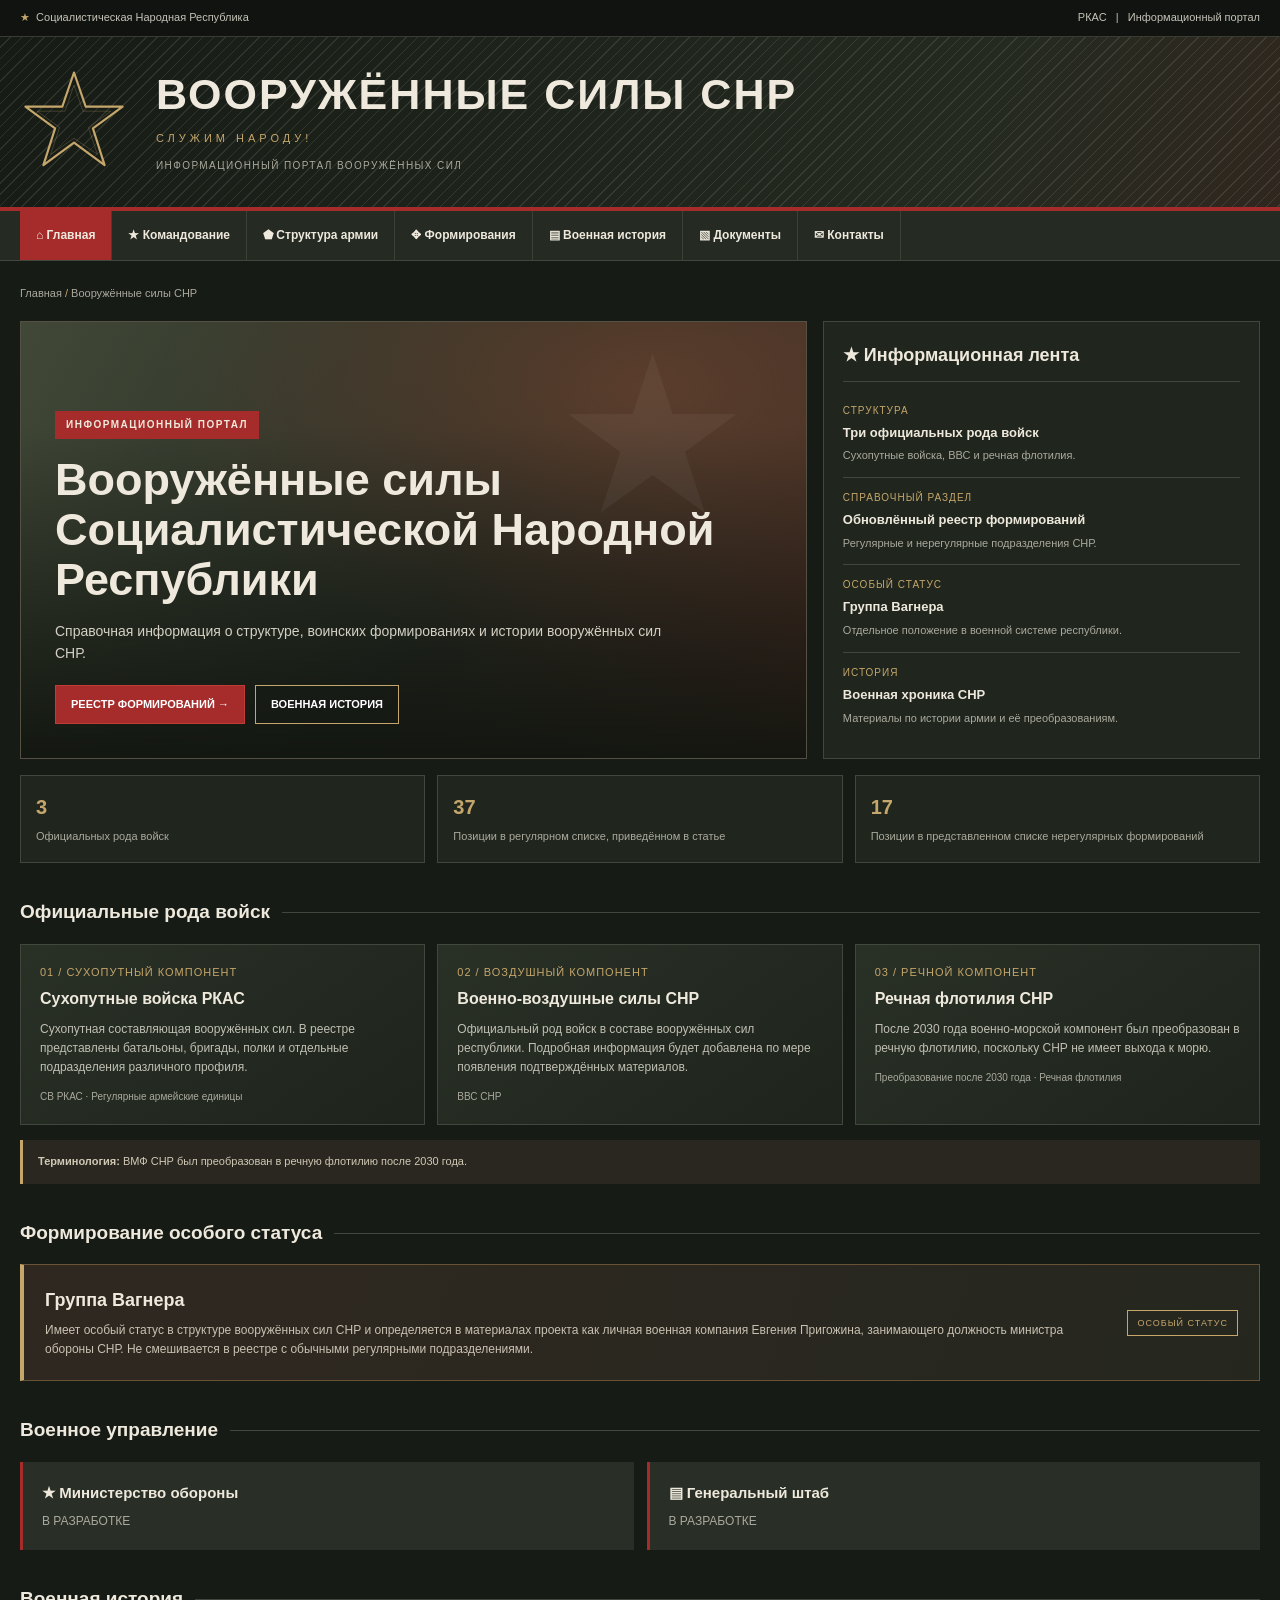
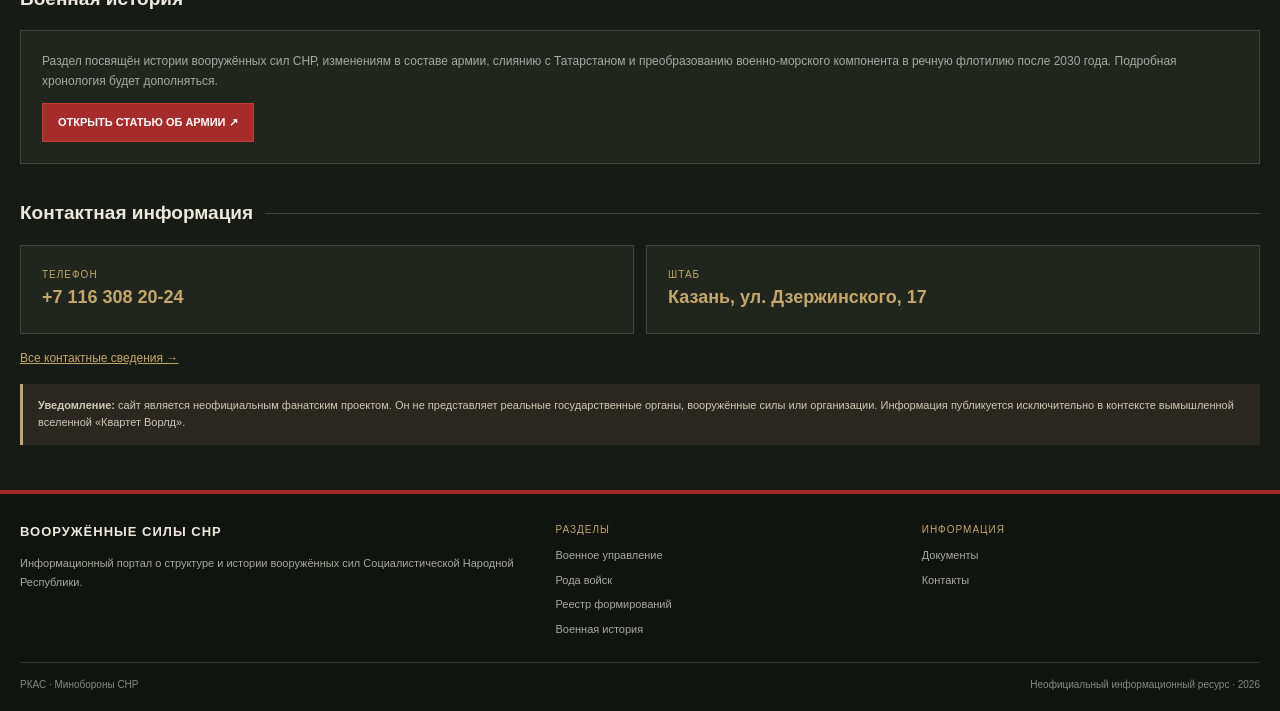
<file: index.html>
<!DOCTYPE html>
<html lang="ru">
<head>
<meta charset="UTF-8">
<meta name="viewport" content="width=device-width, initial-scale=1">
<meta name="theme-color" content="#171b16">
<meta name="description" content="Информационный портал Вооружённых сил Социалистической Народной Республики — структура, формирования и история вымышленной вселенной Квартет Ворлд.">
<title>Вооружённые силы СНР — информационный портал</title>
<link rel="stylesheet" href="style.css">
</head>
<body>
<div class="topbar"><div class="container topbar-inner">
  <div><span class="gold">★</span> &nbsp;Социалистическая Народная Республика</div>
  <div class="topbar-right">РКАС &nbsp; | &nbsp; Информационный портал</div>
</div></div>

<header class="header"><div class="container header-inner">
  <div class="emblem" aria-label="Контурная звезда">
    <svg viewBox="0 0 120 120" role="img" aria-hidden="true">
      <polygon points="60,5 73,43 114,43 81,67 94,108 60,83 26,108 39,67 6,43 47,43" fill="none" stroke="#c5a66b" stroke-width="2.4" stroke-linejoin="round"/>
      <polygon points="60,19 70,48 101,48 76,66 86,96 60,78 34,96 44,66 19,48 50,48" fill="none" stroke="#c5a66b" stroke-width=".7" opacity=".4"/>
    </svg>
  </div>
  <div class="brand">
    <h1>Вооружённые силы СНР</h1>
    <div class="brand-sub">Служим народу!</div>
    <div class="brand-caption">ИНФОРМАЦИОННЫЙ ПОРТАЛ ВООРУЖЁННЫХ СИЛ</div>
  </div>
</div></header>

<div class="nav-wrap"><nav class="container nav" aria-label="Главная навигация">
  <a class="active" href="index.html">⌂ Главная</a>
  <a href="command.html">★ Командование</a>
  <a href="structure.html">⬟ Структура армии</a>
  <a href="formations.html">✥ Формирования</a>
  <a href="history.html">▤ Военная история</a>
  <a href="documents.html">▧ Документы</a>
  <a href="contacts.html">✉ Контакты</a>
</nav></div>

<main class="container" id="home">
  <div class="breadcrumb">Главная <span>/</span> Вооружённые силы СНР</div>
  <div class="hero-grid">
    <section class="hero"><div class="hero-content">
      <div class="kicker">ИНФОРМАЦИОННЫЙ ПОРТАЛ</div>
      <h2>Вооружённые силы Социалистической Народной Республики</h2>
      <p>Справочная информация о структуре, воинских формированиях и истории вооружённых сил СНР.</p>
      <div class="actions">
        <a class="button" href="formations.html">РЕЕСТР ФОРМИРОВАНИЙ →</a>
        <a class="button secondary" href="history.html">ВОЕННАЯ ИСТОРИЯ</a>
      </div>
    </div></section>
    <aside class="news">
      <h2>★ Информационная лента</h2>
      <a class="news-item" href="structure.html"><div class="meta">СТРУКТУРА</div><h3>Три официальных рода войск</h3><p>Сухопутные войска, ВВС и речная флотилия.</p></a>
      <a class="news-item" href="formations.html"><div class="meta">СПРАВОЧНЫЙ РАЗДЕЛ</div><h3>Обновлённый реестр формирований</h3><p>Регулярные и нерегулярные подразделения СНР.</p></a>
      <a class="news-item" href="formations.html#wagner"><div class="meta">ОСОБЫЙ СТАТУС</div><h3>Группа Вагнера</h3><p>Отдельное положение в военной системе республики.</p></a>
      <a class="news-item" href="history.html"><div class="meta">ИСТОРИЯ</div><h3>Военная хроника СНР</h3><p>Материалы по истории армии и её преобразованиям.</p></a>
    </aside>
  </div>

  <div class="stats">
    <div class="stat"><strong>3</strong><span>Официальных рода войск</span></div>
    <div class="stat"><strong>37</strong><span>Позиции в регулярном списке, приведённом в статье</span></div>
    <div class="stat"><strong>17</strong><span>Позиции в представленном списке нерегулярных формирований</span></div>
  </div>

  <section class="section" id="branches">
    <div class="heading"><h2>Официальные рода войск</h2></div>
    <div class="branch-grid">
      <article class="branch"><div class="number">01 / СУХОПУТНЫЙ КОМПОНЕНТ</div><h3>Сухопутные войска РКАС</h3><p>Сухопутная составляющая вооружённых сил. В реестре представлены батальоны, бригады, полки и отдельные подразделения различного профиля.</p><small>СВ РКАС · Регулярные армейские единицы</small></article>
      <article class="branch"><div class="number">02 / ВОЗДУШНЫЙ КОМПОНЕНТ</div><h3>Военно-воздушные силы СНР</h3><p>Официальный род войск в составе вооружённых сил республики. Подробная информация будет добавлена по мере появления подтверждённых материалов.</p><small>ВВС СНР</small></article>
      <article class="branch"><div class="number">03 / РЕЧНОЙ КОМПОНЕНТ</div><h3>Речная флотилия СНР</h3><p>После 2030 года военно-морской компонент был преобразован в речную флотилию, поскольку СНР не имеет выхода к морю.</p><small>Преобразование после 2030 года · Речная флотилия</small></article>
    </div>
    <div class="note"><strong>Терминология:</strong> ВМФ СНР был преобразован в речную флотилию после 2030 года.</div>
  </section>

  <section class="section" id="wagner">
    <div class="heading"><h2>Формирование особого статуса</h2></div>
    <div class="wagner">
      <div><h3>Группа Вагнера</h3><p>Имеет особый статус в структуре вооружённых сил СНР и определяется в материалах проекта как личная военная компания Евгения Пригожина, занимающего должность министра обороны СНР. Не смешивается в реестре с обычными регулярными подразделениями.</p></div>
      <span class="status">ОСОБЫЙ СТАТУС</span>
    </div>
  </section>

  <section class="section" id="command">
    <div class="heading"><h2>Военное управление</h2></div>
    <div class="command-grid">
      <article class="command-card"><h3>★ Министерство обороны</h3><p>В РАЗРАБОТКЕ</p></article>
      <article class="command-card"><h3>▤ Генеральный штаб</h3><p>В РАЗРАБОТКЕ</p></article>
    </div>
  </section>



  <section class="section" id="history">
    <div class="heading"><h2>Военная история</h2></div>
    <div class="panel">
      <p class="muted" style="font-size:12px;margin-top:0">Раздел посвящён истории вооружённых сил СНР, изменениям в составе армии, слиянию с Татарстаном и преобразованию военно-морского компонента в речную флотилию после 2030 года. Подробная хронология будет дополняться.</p>
      <a class="button" href="https://mirkvarteta.fandom.com/ru/wiki/Рабоче-Крестьянская_Армия_СНР" target="_blank" rel="noopener">ОТКРЫТЬ СТАТЬЮ ОБ АРМИИ ↗</a>
    </div>
  </section>




  <section class="section" id="contacts">
    <div class="heading"><h2>Контактная информация</h2></div>
    <div class="contact-grid">
      <div class="panel"><div class="meta">ТЕЛЕФОН</div><div class="contact-value">+7 116 308 20-24</div></div>
      <div class="panel"><div class="meta">ШТАБ</div><div class="contact-value">Казань, ул. Дзержинского, 17</div></div>
    </div>
    <a class="back-link" href="contacts.html">Все контактные сведения →</a>
  </section>

  <div class="note"><strong>Уведомление:</strong> сайт является неофициальным фанатским проектом. Он не представляет реальные государственные органы, вооружённые силы или организации. Информация публикуется исключительно в контексте вымышленной вселенной «Квартет Ворлд».</div>
</main>

<footer class="footer"><div class="container">
  <div class="footer-grid">
    <div><div class="footer-title">ВООРУЖЁННЫЕ СИЛЫ СНР</div><p>Информационный портал о структуре и истории вооружённых сил Социалистической Народной Республики.</p></div>
    <div><div class="footer-heading">РАЗДЕЛЫ</div><div class="footer-links"><a href="command.html">Военное управление</a><a href="structure.html">Рода войск</a><a href="formations.html">Реестр формирований</a><a href="history.html">Военная история</a></div></div>
    <div><div class="footer-heading">ИНФОРМАЦИЯ</div><div class="footer-links"><a href="documents.html">Документы</a><a href="contacts.html">Контакты</a></div></div>
  </div>
  <div class="footer-bottom"><span>РКАС · Минобороны СНР</span><span>Неофициальный информационный ресурс · 2026</span></div>
</div></footer>


</body>
</html>
</file>
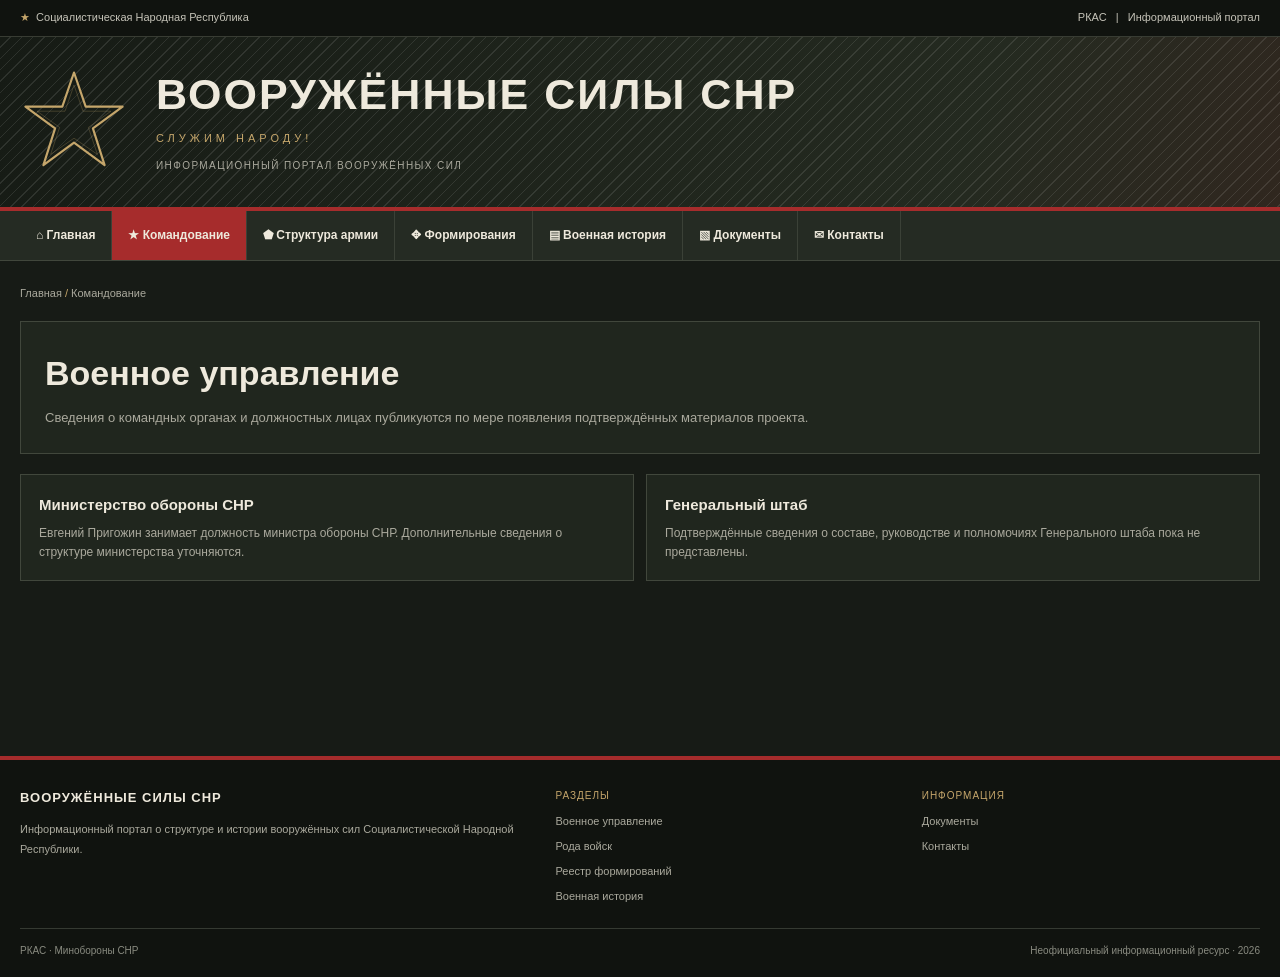
<file: command.html>
<!DOCTYPE html>
<html lang="ru"><head>
<meta charset="UTF-8"><meta name="viewport" content="width=device-width, initial-scale=1">
<meta name="theme-color" content="#171b16">
<meta name="description" content="Информационный портал Вооружённых сил СНР — вымышленная вселенная «Квартет Ворлд».">
<title>Командование — Вооружённые силы СНР</title><link rel="stylesheet" href="style.css">
</head><body>
<div class="topbar"><div class="container topbar-inner"><div><span class="gold">★</span> &nbsp;Социалистическая Народная Республика</div><div class="topbar-right">РКАС &nbsp; | &nbsp; Информационный портал</div></div></div>
<header class="header"><div class="container header-inner">
<div class="emblem" aria-label="Контурная звезда"><svg viewBox="0 0 120 120" role="img" aria-hidden="true">
<polygon points="60,5 73,43 114,43 81,67 94,108 60,83 26,108 39,67 6,43 47,43" fill="none" stroke="#c5a66b" stroke-width="2.4" stroke-linejoin="round"/>
<polygon points="60,19 70,48 101,48 76,66 86,96 60,78 34,96 44,66 19,48 50,48" fill="none" stroke="#c5a66b" stroke-width=".7" opacity=".4"/>
</svg></div><div class="brand"><h1>Вооружённые силы СНР</h1><div class="brand-sub">Служим народу!</div><div class="brand-caption">ИНФОРМАЦИОННЫЙ ПОРТАЛ ВООРУЖЁННЫХ СИЛ</div></div>
</div></header>
<div class="nav-wrap"><nav class="container nav" aria-label="Главная навигация"><a class="" href="index.html">⌂ Главная</a><a class="active" href="command.html">★ Командование</a><a class="" href="structure.html">⬟ Структура армии</a><a class="" href="formations.html">✥ Формирования</a><a class="" href="history.html">▤ Военная история</a><a class="" href="documents.html">▧ Документы</a><a class="" href="contacts.html">✉ Контакты</a></nav></div>
<main class="container page-main"><div class="breadcrumb"><a href="index.html">Главная</a> <span>/</span> Командование</div>
<div class="page-intro"><h2>Военное управление</h2><p>Сведения о командных органах и должностных лицах публикуются по мере появления подтверждённых материалов проекта.</p></div>
<div class="content-list">
<article class="content-card"><h3>Министерство обороны СНР</h3><p>Евгений Пригожин занимает должность министра обороны СНР. Дополнительные сведения о структуре министерства уточняются.</p></article>
<article class="content-card"><h3>Генеральный штаб</h3><p>Подтверждённые сведения о составе, руководстве и полномочиях Генерального штаба пока не представлены.</p></article>
</div></main>
<footer class="footer"><div class="container"><div class="footer-grid">
<div><div class="footer-title">ВООРУЖЁННЫЕ СИЛЫ СНР</div><p>Информационный портал о структуре и истории вооружённых сил Социалистической Народной Республики.</p></div>
<div><div class="footer-heading">РАЗДЕЛЫ</div><div class="footer-links"><a href="command.html">Военное управление</a><a href="structure.html">Рода войск</a><a href="formations.html">Реестр формирований</a><a href="history.html">Военная история</a></div></div>
<div><div class="footer-heading">ИНФОРМАЦИЯ</div><div class="footer-links"><a href="documents.html">Документы</a><a href="contacts.html">Контакты</a></div></div>
</div><div class="footer-bottom"><span>РКАС · Минобороны СНР</span><span>Неофициальный информационный ресурс · 2026</span></div></div></footer>
</body></html>
</file>
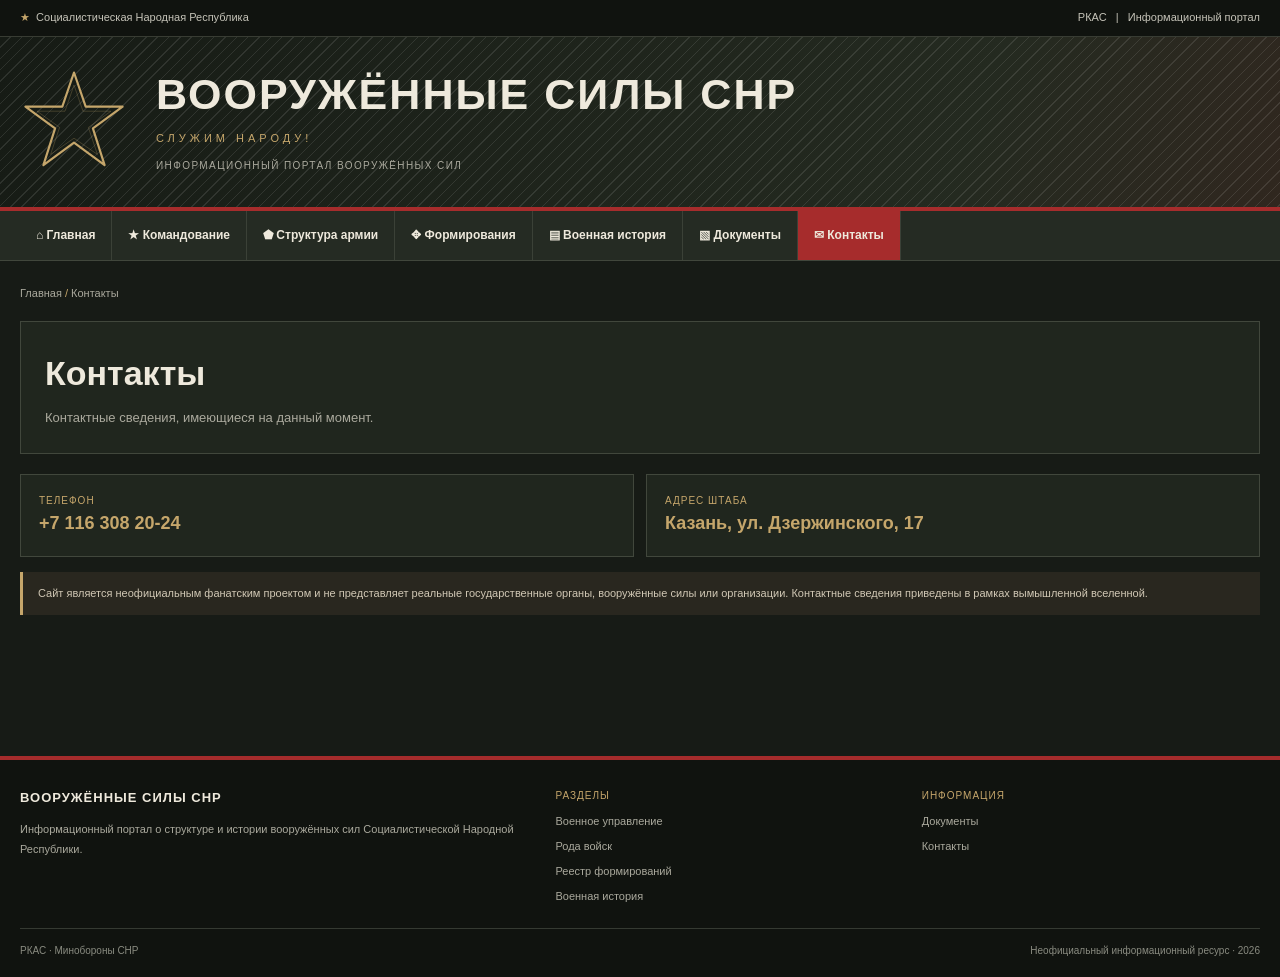
<file: contacts.html>
<!DOCTYPE html>
<html lang="ru"><head>
<meta charset="UTF-8"><meta name="viewport" content="width=device-width, initial-scale=1">
<meta name="theme-color" content="#171b16">
<meta name="description" content="Информационный портал Вооружённых сил СНР — вымышленная вселенная «Квартет Ворлд».">
<title>Контакты — Вооружённые силы СНР</title><link rel="stylesheet" href="style.css">
</head><body>
<div class="topbar"><div class="container topbar-inner"><div><span class="gold">★</span> &nbsp;Социалистическая Народная Республика</div><div class="topbar-right">РКАС &nbsp; | &nbsp; Информационный портал</div></div></div>
<header class="header"><div class="container header-inner">
<div class="emblem" aria-label="Контурная звезда"><svg viewBox="0 0 120 120" role="img" aria-hidden="true">
<polygon points="60,5 73,43 114,43 81,67 94,108 60,83 26,108 39,67 6,43 47,43" fill="none" stroke="#c5a66b" stroke-width="2.4" stroke-linejoin="round"/>
<polygon points="60,19 70,48 101,48 76,66 86,96 60,78 34,96 44,66 19,48 50,48" fill="none" stroke="#c5a66b" stroke-width=".7" opacity=".4"/>
</svg></div><div class="brand"><h1>Вооружённые силы СНР</h1><div class="brand-sub">Служим народу!</div><div class="brand-caption">ИНФОРМАЦИОННЫЙ ПОРТАЛ ВООРУЖЁННЫХ СИЛ</div></div>
</div></header>
<div class="nav-wrap"><nav class="container nav" aria-label="Главная навигация"><a class="" href="index.html">⌂ Главная</a><a class="" href="command.html">★ Командование</a><a class="" href="structure.html">⬟ Структура армии</a><a class="" href="formations.html">✥ Формирования</a><a class="" href="history.html">▤ Военная история</a><a class="" href="documents.html">▧ Документы</a><a class="active" href="contacts.html">✉ Контакты</a></nav></div>
<main class="container page-main"><div class="breadcrumb"><a href="index.html">Главная</a> <span>/</span> Контакты</div>
<div class="page-intro"><h2>Контакты</h2><p>Контактные сведения, имеющиеся на данный момент.</p></div>
<div class="contact-grid">
<article class="content-card"><div class="meta">ТЕЛЕФОН</div><div class="contact-value">+7 116 308 20-24</div></article>
<article class="content-card"><div class="meta">АДРЕС ШТАБА</div><div class="contact-value">Казань, ул. Дзержинского, 17</div></article>
</div>
<p class="note">Сайт является неофициальным фанатским проектом и не представляет реальные государственные органы, вооружённые силы или организации. Контактные сведения приведены в рамках вымышленной вселенной.</p></main>
<footer class="footer"><div class="container"><div class="footer-grid">
<div><div class="footer-title">ВООРУЖЁННЫЕ СИЛЫ СНР</div><p>Информационный портал о структуре и истории вооружённых сил Социалистической Народной Республики.</p></div>
<div><div class="footer-heading">РАЗДЕЛЫ</div><div class="footer-links"><a href="command.html">Военное управление</a><a href="structure.html">Рода войск</a><a href="formations.html">Реестр формирований</a><a href="history.html">Военная история</a></div></div>
<div><div class="footer-heading">ИНФОРМАЦИЯ</div><div class="footer-links"><a href="documents.html">Документы</a><a href="contacts.html">Контакты</a></div></div>
</div><div class="footer-bottom"><span>РКАС · Минобороны СНР</span><span>Неофициальный информационный ресурс · 2026</span></div></div></footer>
</body></html>
</file>
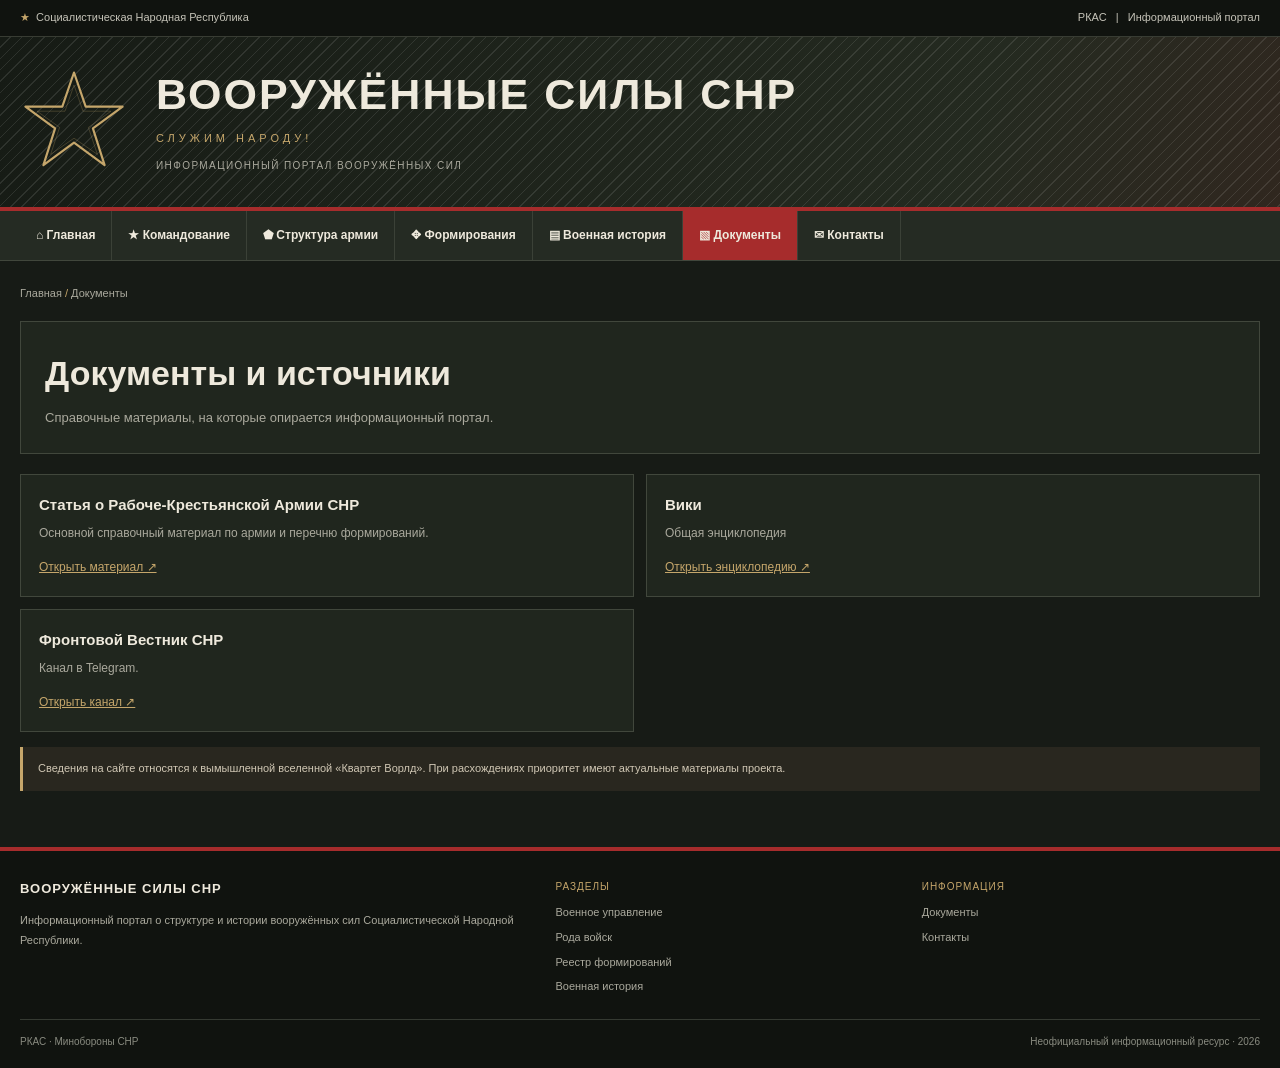
<file: documents.html>
<!DOCTYPE html>
<html lang="ru"><head>
<meta charset="UTF-8"><meta name="viewport" content="width=device-width, initial-scale=1">
<meta name="theme-color" content="#171b16">
<meta name="description" content="Информационный портал Вооружённых сил СНР — вымышленная вселенная «Квартет Ворлд».">
<title>Документы — Вооружённые силы СНР</title><link rel="stylesheet" href="style.css">
</head><body>
<div class="topbar"><div class="container topbar-inner"><div><span class="gold">★</span> &nbsp;Социалистическая Народная Республика</div><div class="topbar-right">РКАС &nbsp; | &nbsp; Информационный портал</div></div></div>
<header class="header"><div class="container header-inner">
<div class="emblem" aria-label="Контурная звезда"><svg viewBox="0 0 120 120" role="img" aria-hidden="true">
<polygon points="60,5 73,43 114,43 81,67 94,108 60,83 26,108 39,67 6,43 47,43" fill="none" stroke="#c5a66b" stroke-width="2.4" stroke-linejoin="round"/>
<polygon points="60,19 70,48 101,48 76,66 86,96 60,78 34,96 44,66 19,48 50,48" fill="none" stroke="#c5a66b" stroke-width=".7" opacity=".4"/>
</svg></div><div class="brand"><h1>Вооружённые силы СНР</h1><div class="brand-sub">Служим народу!</div><div class="brand-caption">ИНФОРМАЦИОННЫЙ ПОРТАЛ ВООРУЖЁННЫХ СИЛ</div></div>
</div></header>
<div class="nav-wrap"><nav class="container nav" aria-label="Главная навигация"><a class="" href="index.html">⌂ Главная</a><a class="" href="command.html">★ Командование</a><a class="" href="structure.html">⬟ Структура армии</a><a class="" href="formations.html">✥ Формирования</a><a class="" href="history.html">▤ Военная история</a><a class="active" href="documents.html">▧ Документы</a><a class="" href="contacts.html">✉ Контакты</a></nav></div>
<main class="container page-main"><div class="breadcrumb"><a href="index.html">Главная</a> <span>/</span> Документы</div>
<div class="page-intro"><h2>Документы и источники</h2><p>Справочные материалы, на которые опирается информационный портал.</p></div>
<div class="content-list">
<article class="content-card"><h3>Статья о Рабоче-Крестьянской Армии СНР</h3><p>Основной справочный материал по армии и перечню формирований.</p><a class="back-link" href="https://mirkvarteta.fandom.com/ru/wiki/Рабоче-Крестьянская_Армия_СНР" target="_blank" rel="noopener">Открыть материал ↗</a></article>
<article class="content-card"><h3>Вики</h3><p>Общая энциклопедия</p><a class="back-link" href="https://mirkvarteta.fandom.com/ru/wiki" target="_blank" rel="noopener">Открыть энциклопедию ↗</a></article>
<article class="content-card"><h3>Фронтовой Вестник СНР</h3><p>Канал в Telegram.</p><a class="back-link" href="https://t.me/+l6HVzhbY-vwyYzI6" target="_blank" rel="noopener">Открыть канал ↗</a></article>
</div>
<p class="note">Сведения на сайте относятся к вымышленной вселенной «Квартет Ворлд». При расхождениях приоритет имеют актуальные материалы проекта.</p></main>
<footer class="footer"><div class="container"><div class="footer-grid">
<div><div class="footer-title">ВООРУЖЁННЫЕ СИЛЫ СНР</div><p>Информационный портал о структуре и истории вооружённых сил Социалистической Народной Республики.</p></div>
<div><div class="footer-heading">РАЗДЕЛЫ</div><div class="footer-links"><a href="command.html">Военное управление</a><a href="structure.html">Рода войск</a><a href="formations.html">Реестр формирований</a><a href="history.html">Военная история</a></div></div>
<div><div class="footer-heading">ИНФОРМАЦИЯ</div><div class="footer-links"><a href="documents.html">Документы</a><a href="contacts.html">Контакты</a></div></div>
</div><div class="footer-bottom"><span>РКАС · Минобороны СНР</span><span>Неофициальный информационный ресурс · 2026</span></div></div></footer>
</body></html>
</file>
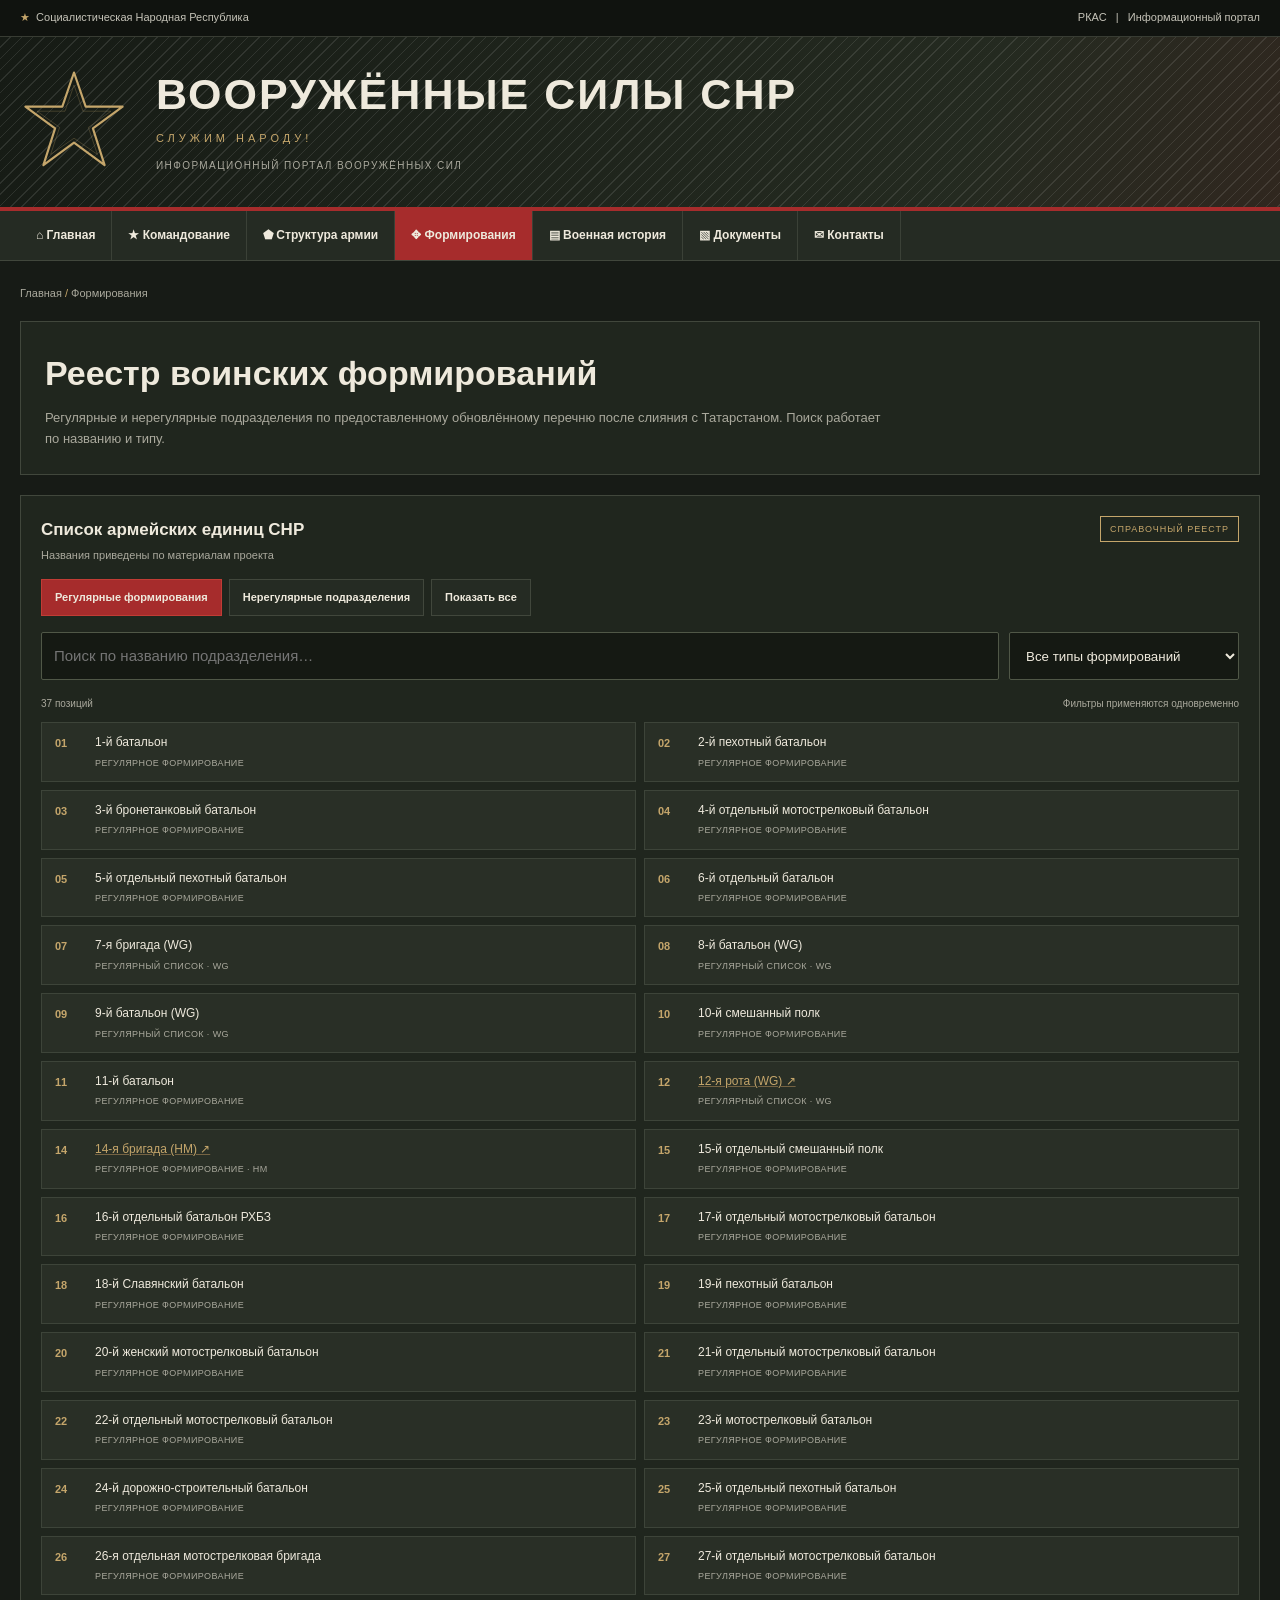
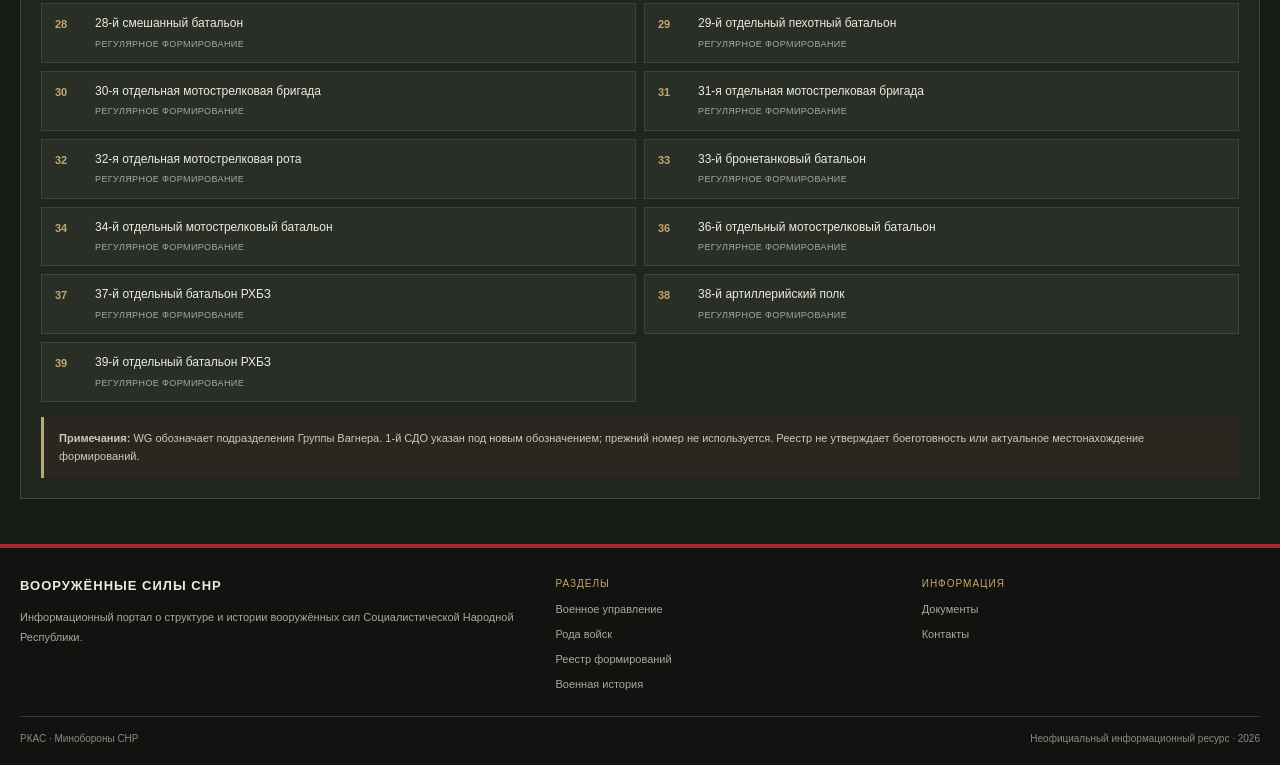
<file: formations.html>
<!DOCTYPE html>
<html lang="ru"><head>
<meta charset="UTF-8"><meta name="viewport" content="width=device-width, initial-scale=1">
<meta name="theme-color" content="#171b16">
<meta name="description" content="Информационный портал Вооружённых сил СНР — вымышленная вселенная «Квартет Ворлд».">
<title>Формирования — Вооружённые силы СНР</title><link rel="stylesheet" href="style.css">
</head><body>
<div class="topbar"><div class="container topbar-inner"><div><span class="gold">★</span> &nbsp;Социалистическая Народная Республика</div><div class="topbar-right">РКАС &nbsp; | &nbsp; Информационный портал</div></div></div>
<header class="header"><div class="container header-inner">
<div class="emblem" aria-label="Контурная звезда"><svg viewBox="0 0 120 120" role="img" aria-hidden="true">
<polygon points="60,5 73,43 114,43 81,67 94,108 60,83 26,108 39,67 6,43 47,43" fill="none" stroke="#c5a66b" stroke-width="2.4" stroke-linejoin="round"/>
<polygon points="60,19 70,48 101,48 76,66 86,96 60,78 34,96 44,66 19,48 50,48" fill="none" stroke="#c5a66b" stroke-width=".7" opacity=".4"/>
</svg></div><div class="brand"><h1>Вооружённые силы СНР</h1><div class="brand-sub">Служим народу!</div><div class="brand-caption">ИНФОРМАЦИОННЫЙ ПОРТАЛ ВООРУЖЁННЫХ СИЛ</div></div>
</div></header>
<div class="nav-wrap"><nav class="container nav" aria-label="Главная навигация"><a class="" href="index.html">⌂ Главная</a><a class="" href="command.html">★ Командование</a><a class="" href="structure.html">⬟ Структура армии</a><a class="active" href="formations.html">✥ Формирования</a><a class="" href="history.html">▤ Военная история</a><a class="" href="documents.html">▧ Документы</a><a class="" href="contacts.html">✉ Контакты</a></nav></div>
<main class="container page-main"><div class="breadcrumb"><a href="index.html">Главная</a> <span>/</span> Формирования</div>
<div class="page-intro"><h2>Реестр воинских формирований</h2><p>Регулярные и нерегулярные подразделения по предоставленному обновлённому перечню после слияния с Татарстаном. Поиск работает по названию и типу.</p></div>
<div class="registry">
<div class="registry-top"><div><h3>Список армейских единиц СНР</h3><p>Названия приведены по материалам проекта</p></div><span class="status">СПРАВОЧНЫЙ РЕЕСТР</span></div>
<div class="tabs" role="group" aria-label="Категория формирований">
<button class="tab" type="button" data-category="regular" aria-pressed="true">Регулярные формирования</button>
<button class="tab" type="button" data-category="irregular" aria-pressed="false">Нерегулярные подразделения</button>
<button class="tab" type="button" data-category="all" aria-pressed="false">Показать все</button>
</div>
<div class="controls">
<div class="search-wrap"><input id="unitSearch" type="search" placeholder="Поиск по названию подразделения…" aria-label="Поиск по подразделениям"></div>
<select id="unitType" aria-label="Фильтр по типу формирования">
<option value="all">Все типы формирований</option><option value="батальон">Батальоны</option><option value="бригада">Бригады</option><option value="полк">Полки</option><option value="рота">Роты</option><option value="корпус">Корпуса и СДО</option><option value="группа">Группы</option><option value="добровольч">Добровольческие части</option>
</select></div>
<div class="results-line"><span id="resultCount" aria-live="polite">37 позиций</span><span>Фильтры применяются одновременно</span></div>
<div class="units" id="unitList">
        <!-- Regular units -->
        <div class="unit" data-category="regular" data-type="батальон"><span class="unit-index">01</span><div><div class="unit-name">1-й батальон</div><div class="unit-kind">РЕГУЛЯРНОЕ ФОРМИРОВАНИЕ</div></div></div>
        <div class="unit" data-category="regular" data-type="батальон"><span class="unit-index">02</span><div><div class="unit-name">2-й пехотный батальон</div><div class="unit-kind">РЕГУЛЯРНОЕ ФОРМИРОВАНИЕ</div></div></div>
        <div class="unit" data-category="regular" data-type="батальон"><span class="unit-index">03</span><div><div class="unit-name">3-й бронетанковый батальон</div><div class="unit-kind">РЕГУЛЯРНОЕ ФОРМИРОВАНИЕ</div></div></div>
        <div class="unit" data-category="regular" data-type="батальон"><span class="unit-index">04</span><div><div class="unit-name">4-й отдельный мотострелковый батальон</div><div class="unit-kind">РЕГУЛЯРНОЕ ФОРМИРОВАНИЕ</div></div></div>
        <div class="unit" data-category="regular" data-type="батальон"><span class="unit-index">05</span><div><div class="unit-name">5-й отдельный пехотный батальон</div><div class="unit-kind">РЕГУЛЯРНОЕ ФОРМИРОВАНИЕ</div></div></div>
        <div class="unit" data-category="regular" data-type="батальон"><span class="unit-index">06</span><div><div class="unit-name">6-й отдельный батальон</div><div class="unit-kind">РЕГУЛЯРНОЕ ФОРМИРОВАНИЕ</div></div></div>
        <div class="unit" data-category="regular" data-type="бригада"><span class="unit-index">07</span><div><div class="unit-name">7-я бригада (WG)</div><div class="unit-kind">РЕГУЛЯРНЫЙ СПИСОК · WG</div></div></div>
        <div class="unit" data-category="regular" data-type="батальон"><span class="unit-index">08</span><div><div class="unit-name">8-й батальон (WG)</div><div class="unit-kind">РЕГУЛЯРНЫЙ СПИСОК · WG</div></div></div>
        <div class="unit" data-category="regular" data-type="батальон"><span class="unit-index">09</span><div><div class="unit-name">9-й батальон (WG)</div><div class="unit-kind">РЕГУЛЯРНЫЙ СПИСОК · WG</div></div></div>
        <div class="unit" data-category="regular" data-type="полк"><span class="unit-index">10</span><div><div class="unit-name">10-й смешанный полк</div><div class="unit-kind">РЕГУЛЯРНОЕ ФОРМИРОВАНИЕ</div></div></div>
        <div class="unit" data-category="regular" data-type="батальон"><span class="unit-index">11</span><div><div class="unit-name">11-й батальон</div><div class="unit-kind">РЕГУЛЯРНОЕ ФОРМИРОВАНИЕ</div></div></div>
        <div class="unit" data-category="regular" data-type="рота"><span class="unit-index">12</span><div><div class="unit-name"><a href="https://mirkvarteta.fandom.com/ru/wiki/12-я_рота_Группы_Вагнера" target="_blank" rel="noopener">12-я рота (WG) ↗</a></div><div class="unit-kind">РЕГУЛЯРНЫЙ СПИСОК · WG</div></div></div>
        <div class="unit" data-category="regular" data-type="бригада"><span class="unit-index">14</span><div><div class="unit-name"><a href="https://mirkvarteta.fandom.com/ru/wiki/Народная_милиция_Социалистической_Народной_Республики" target="_blank" rel="noopener">14-я бригада (НМ) ↗</a></div><div class="unit-kind">РЕГУЛЯРНОЕ ФОРМИРОВАНИЕ · НМ</div></div></div>
        <div class="unit" data-category="regular" data-type="полк"><span class="unit-index">15</span><div><div class="unit-name">15-й отдельный смешанный полк</div><div class="unit-kind">РЕГУЛЯРНОЕ ФОРМИРОВАНИЕ</div></div></div>
        <div class="unit" data-category="regular" data-type="батальон"><span class="unit-index">16</span><div><div class="unit-name">16-й отдельный батальон РХБЗ</div><div class="unit-kind">РЕГУЛЯРНОЕ ФОРМИРОВАНИЕ</div></div></div>
        <div class="unit" data-category="regular" data-type="батальон"><span class="unit-index">17</span><div><div class="unit-name">17-й отдельный мотострелковый батальон</div><div class="unit-kind">РЕГУЛЯРНОЕ ФОРМИРОВАНИЕ</div></div></div>
        <div class="unit" data-category="regular" data-type="батальон"><span class="unit-index">18</span><div><div class="unit-name">18-й Славянский батальон</div><div class="unit-kind">РЕГУЛЯРНОЕ ФОРМИРОВАНИЕ</div></div></div>
        <div class="unit" data-category="regular" data-type="батальон"><span class="unit-index">19</span><div><div class="unit-name">19-й пехотный батальон</div><div class="unit-kind">РЕГУЛЯРНОЕ ФОРМИРОВАНИЕ</div></div></div>
        <div class="unit" data-category="regular" data-type="батальон"><span class="unit-index">20</span><div><div class="unit-name">20-й женский мотострелковый батальон</div><div class="unit-kind">РЕГУЛЯРНОЕ ФОРМИРОВАНИЕ</div></div></div>
        <div class="unit" data-category="regular" data-type="батальон"><span class="unit-index">21</span><div><div class="unit-name">21-й отдельный мотострелковый батальон</div><div class="unit-kind">РЕГУЛЯРНОЕ ФОРМИРОВАНИЕ</div></div></div>
        <div class="unit" data-category="regular" data-type="батальон"><span class="unit-index">22</span><div><div class="unit-name">22-й отдельный мотострелковый батальон</div><div class="unit-kind">РЕГУЛЯРНОЕ ФОРМИРОВАНИЕ</div></div></div>
        <div class="unit" data-category="regular" data-type="батальон"><span class="unit-index">23</span><div><div class="unit-name">23-й мотострелковый батальон</div><div class="unit-kind">РЕГУЛЯРНОЕ ФОРМИРОВАНИЕ</div></div></div>
        <div class="unit" data-category="regular" data-type="батальон"><span class="unit-index">24</span><div><div class="unit-name">24-й дорожно-строительный батальон</div><div class="unit-kind">РЕГУЛЯРНОЕ ФОРМИРОВАНИЕ</div></div></div>
        <div class="unit" data-category="regular" data-type="батальон"><span class="unit-index">25</span><div><div class="unit-name">25-й отдельный пехотный батальон</div><div class="unit-kind">РЕГУЛЯРНОЕ ФОРМИРОВАНИЕ</div></div></div>
        <div class="unit" data-category="regular" data-type="бригада"><span class="unit-index">26</span><div><div class="unit-name">26-я отдельная мотострелковая бригада</div><div class="unit-kind">РЕГУЛЯРНОЕ ФОРМИРОВАНИЕ</div></div></div>
        <div class="unit" data-category="regular" data-type="батальон"><span class="unit-index">27</span><div><div class="unit-name">27-й отдельный мотострелковый батальон</div><div class="unit-kind">РЕГУЛЯРНОЕ ФОРМИРОВАНИЕ</div></div></div>
        <div class="unit" data-category="regular" data-type="батальон"><span class="unit-index">28</span><div><div class="unit-name">28-й смешанный батальон</div><div class="unit-kind">РЕГУЛЯРНОЕ ФОРМИРОВАНИЕ</div></div></div>
        <div class="unit" data-category="regular" data-type="батальон"><span class="unit-index">29</span><div><div class="unit-name">29-й отдельный пехотный батальон</div><div class="unit-kind">РЕГУЛЯРНОЕ ФОРМИРОВАНИЕ</div></div></div>
        <div class="unit" data-category="regular" data-type="бригада"><span class="unit-index">30</span><div><div class="unit-name">30-я отдельная мотострелковая бригада</div><div class="unit-kind">РЕГУЛЯРНОЕ ФОРМИРОВАНИЕ</div></div></div>
        <div class="unit" data-category="regular" data-type="бригада"><span class="unit-index">31</span><div><div class="unit-name">31-я отдельная мотострелковая бригада</div><div class="unit-kind">РЕГУЛЯРНОЕ ФОРМИРОВАНИЕ</div></div></div>
        <div class="unit" data-category="regular" data-type="рота"><span class="unit-index">32</span><div><div class="unit-name">32-я отдельная мотострелковая рота</div><div class="unit-kind">РЕГУЛЯРНОЕ ФОРМИРОВАНИЕ</div></div></div>
        <div class="unit" data-category="regular" data-type="батальон"><span class="unit-index">33</span><div><div class="unit-name">33-й бронетанковый батальон</div><div class="unit-kind">РЕГУЛЯРНОЕ ФОРМИРОВАНИЕ</div></div></div>
        <div class="unit" data-category="regular" data-type="батальон"><span class="unit-index">34</span><div><div class="unit-name">34-й отдельный мотострелковый батальон</div><div class="unit-kind">РЕГУЛЯРНОЕ ФОРМИРОВАНИЕ</div></div></div>
        <div class="unit" data-category="regular" data-type="батальон"><span class="unit-index">36</span><div><div class="unit-name">36-й отдельный мотострелковый батальон</div><div class="unit-kind">РЕГУЛЯРНОЕ ФОРМИРОВАНИЕ</div></div></div>
        <div class="unit" data-category="regular" data-type="батальон"><span class="unit-index">37</span><div><div class="unit-name">37-й отдельный батальон РХБЗ</div><div class="unit-kind">РЕГУЛЯРНОЕ ФОРМИРОВАНИЕ</div></div></div>
        <div class="unit" data-category="regular" data-type="полк"><span class="unit-index">38</span><div><div class="unit-name">38-й артиллерийский полк</div><div class="unit-kind">РЕГУЛЯРНОЕ ФОРМИРОВАНИЕ</div></div></div>
        <div class="unit" data-category="regular" data-type="батальон"><span class="unit-index">39</span><div><div class="unit-name">39-й отдельный батальон РХБЗ</div><div class="unit-kind">РЕГУЛЯРНОЕ ФОРМИРОВАНИЕ</div></div></div>

        <!-- Irregular units -->
        <div class="unit" data-category="irregular" data-type="бригада"><span class="unit-index">Н-01</span><div><div class="unit-name"><a href="https://mirkvarteta.fandom.com/ru/wiki/ДШРГ_%22Галичина%22" target="_blank" rel="noopener">1-я бригада ДШРГ «Галичина» ↗</a></div><div class="unit-kind">НЕРЕГУЛЯРНОЕ ФОРМИРОВАНИЕ</div></div></div>
        <div class="unit" data-category="irregular" data-type="бригада"><span class="unit-index">Н-02</span><div><div class="unit-name"><a href="https://mirkvarteta.fandom.com/ru/wiki/ДШРГ_%22Галичина%22" target="_blank" rel="noopener">2-я бригада ДШРГ «Галичина» ↗</a></div><div class="unit-kind">НЕРЕГУЛЯРНОЕ ФОРМИРОВАНИЕ</div></div></div>
        <div class="unit" data-category="irregular" data-type="бригада"><span class="unit-index">Н-03</span><div><div class="unit-name"><a href="https://mirkvarteta.fandom.com/ru/wiki/ДШРГ_%22Галичина%22" target="_blank" rel="noopener">3-я бригада ДШРГ «Галичина» ↗</a></div><div class="unit-kind">НЕРЕГУЛЯРНОЕ ФОРМИРОВАНИЕ</div></div></div>
        <div class="unit" data-category="irregular" data-type="бригада"><span class="unit-index">Н-04</span><div><div class="unit-name"><a href="https://mirkvarteta.fandom.com/ru/wiki/ДШРГ_%22Галичина%22" target="_blank" rel="noopener">4-я бригада ДШРГ «Галичина» ↗</a></div><div class="unit-kind">НЕРЕГУЛЯРНОЕ ФОРМИРОВАНИЕ</div></div></div>
        <div class="unit" data-category="irregular" data-type="бригада"><span class="unit-index">Н-05</span><div><div class="unit-name"><a href="https://mirkvarteta.fandom.com/ru/wiki/ДШРГ_%22Галичина%22" target="_blank" rel="noopener">5-я бригада ДШРГ «Галичина» ↗</a></div><div class="unit-kind">НЕРЕГУЛЯРНОЕ ФОРМИРОВАНИЕ</div></div></div>
        <div class="unit" data-category="irregular" data-type="корпус"><span class="unit-index">Н-06</span><div><div class="unit-name">1-й СДО</div><div class="unit-kind">НОВОЕ ОБОЗНАЧЕНИЕ · ПРЕЖНИЙ НОМЕР НЕ ИСПОЛЬЗУЕТСЯ</div></div></div>
        <div class="unit" data-category="irregular" data-type="батальон"><span class="unit-index">Н-07</span><div><div class="unit-name"><a href="https://mirkvarteta.fandom.com/ru/wiki/Социалистическая_освободительная_армия_Татарстана" target="_blank" rel="noopener">1-й Освободительный батальон ОАТ ↗</a></div><div class="unit-kind">НЕРЕГУЛЯРНОЕ ФОРМИРОВАНИЕ</div></div></div>
        <div class="unit" data-category="irregular" data-type="батальон"><span class="unit-index">Н-08</span><div><div class="unit-name"><a href="https://mirkvarteta.fandom.com/ru/wiki/Социалистическая_освободительная_армия_Татарстана" target="_blank" rel="noopener">2-й Освободительный батальон ОАТ ↗</a></div><div class="unit-kind">НЕРЕГУЛЯРНОЕ ФОРМИРОВАНИЕ</div></div></div>
        <div class="unit" data-category="irregular" data-type="рота"><span class="unit-index">Н-09</span><div><div class="unit-name"><a href="https://mirkvarteta.fandom.com/ru/wiki/Социалистическая_освободительная_армия_Татарстана" target="_blank" rel="noopener">1-я рота ОАТ ↗</a></div><div class="unit-kind">НЕРЕГУЛЯРНОЕ ФОРМИРОВАНИЕ</div></div></div>
        <div class="unit" data-category="irregular" data-type="группа"><span class="unit-index">Н-10</span><div><div class="unit-name"><a href="https://mirkvarteta.fandom.com/ru/wiki/ЧВК_Елизарова" target="_blank" rel="noopener">Группа «А» ЧВК Елизарова ↗</a></div><div class="unit-kind">ЧАСТНАЯ ВОЕННАЯ КОМПАНИЯ</div></div></div>
        <div class="unit" data-category="irregular" data-type="группа"><span class="unit-index">Н-11</span><div><div class="unit-name"><a href="https://mirkvarteta.fandom.com/ru/wiki/ЧВК_Елизарова" target="_blank" rel="noopener">Группа «Б» ЧВК Елизарова ↗</a></div><div class="unit-kind">ЧАСТНАЯ ВОЕННАЯ КОМПАНИЯ</div></div></div>
        <div class="unit" data-category="irregular" data-type="группа"><span class="unit-index">Н-12</span><div><div class="unit-name"><a href="https://mirkvarteta.fandom.com/ru/wiki/ЧВК_Елизарова" target="_blank" rel="noopener">Группа «В» ЧВК Елизарова ↗</a></div><div class="unit-kind">ЧАСТНАЯ ВОЕННАЯ КОМПАНИЯ</div></div></div>
        <div class="unit" data-category="irregular" data-type="группа"><span class="unit-index">Н-13</span><div><div class="unit-name"><a href="https://mirkvarteta.fandom.com/ru/wiki/ЧВК_Елизарова" target="_blank" rel="noopener">Группа «Г» ЧВК Елизарова ↗</a></div><div class="unit-kind">ЧАСТНАЯ ВОЕННАЯ КОМПАНИЯ</div></div></div>
        <div class="unit" data-category="irregular" data-type="добровольч"><span class="unit-index">Н-14</span><div><div class="unit-name">Добровольческая Балканская бригада</div><div class="unit-kind">ДОБРОВОЛЬЧЕСКОЕ ФОРМИРОВАНИЕ</div></div></div>
        <div class="unit" data-category="irregular" data-type="добровольч"><span class="unit-index">Н-15</span><div><div class="unit-name">Добровольческий полк ПНР</div><div class="unit-kind">ДОБРОВОЛЬЧЕСКОЕ ФОРМИРОВАНИЕ</div></div></div>
        <div class="unit" data-category="irregular" data-type="добровольч"><span class="unit-index">Н-16</span><div><div class="unit-name">Добровольческий взвод ПМР</div><div class="unit-kind">ДОБРОВОЛЬЧЕСКОЕ ФОРМИРОВАНИЕ</div></div></div>
        <div class="unit" data-category="irregular" data-type="добровольч"><span class="unit-index">Н-17</span><div><div class="unit-name">Добровольческая рота ГДР</div><div class="unit-kind">ДОБРОВОЛЬЧЕСКОЕ ФОРМИРОВАНИЕ</div></div></div>
      </div>
<div class="empty" id="emptyState">По заданным условиям подразделения не найдены.</div>
<div class="note"><strong>Примечания:</strong> WG обозначает подразделения Группы Вагнера. 1-й СДО указан под новым обозначением; прежний номер не используется. Реестр не утверждает боеготовность или актуальное местонахождение формирований.</div>
</div></main>
<footer class="footer"><div class="container"><div class="footer-grid">
<div><div class="footer-title">ВООРУЖЁННЫЕ СИЛЫ СНР</div><p>Информационный портал о структуре и истории вооружённых сил Социалистической Народной Республики.</p></div>
<div><div class="footer-heading">РАЗДЕЛЫ</div><div class="footer-links"><a href="command.html">Военное управление</a><a href="structure.html">Рода войск</a><a href="formations.html">Реестр формирований</a><a href="history.html">Военная история</a></div></div>
<div><div class="footer-heading">ИНФОРМАЦИЯ</div><div class="footer-links"><a href="documents.html">Документы</a><a href="contacts.html">Контакты</a></div></div>
</div><div class="footer-bottom"><span>РКАС · Минобороны СНР</span><span>Неофициальный информационный ресурс · 2026</span></div></div></footer>
<script src="script.js"></script>
</body></html>
</file>
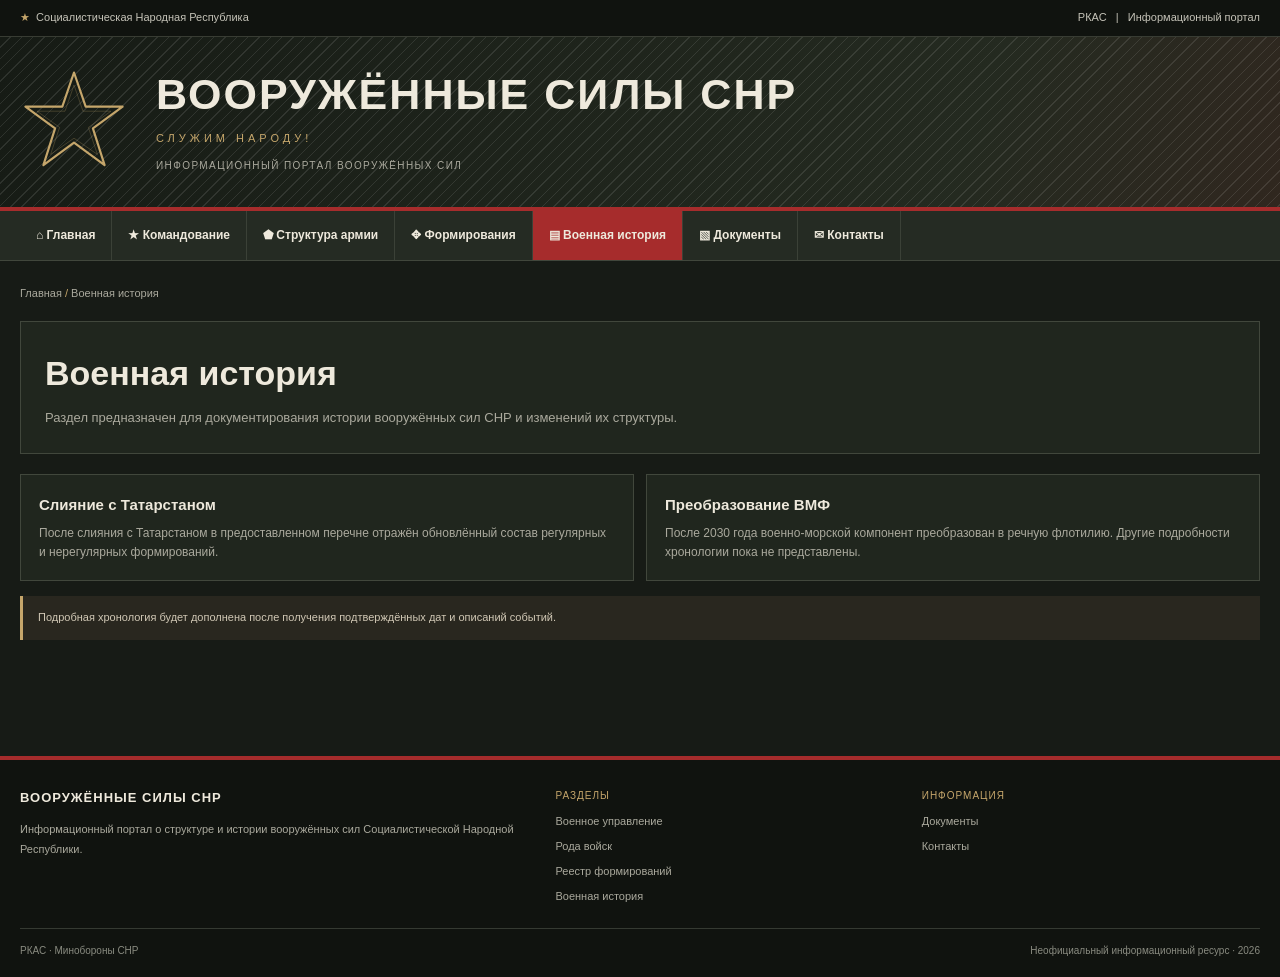
<file: history.html>
<!DOCTYPE html>
<html lang="ru"><head>
<meta charset="UTF-8"><meta name="viewport" content="width=device-width, initial-scale=1">
<meta name="theme-color" content="#171b16">
<meta name="description" content="Информационный портал Вооружённых сил СНР — вымышленная вселенная «Квартет Ворлд».">
<title>Военная история — Вооружённые силы СНР</title><link rel="stylesheet" href="style.css">
</head><body>
<div class="topbar"><div class="container topbar-inner"><div><span class="gold">★</span> &nbsp;Социалистическая Народная Республика</div><div class="topbar-right">РКАС &nbsp; | &nbsp; Информационный портал</div></div></div>
<header class="header"><div class="container header-inner">
<div class="emblem" aria-label="Контурная звезда"><svg viewBox="0 0 120 120" role="img" aria-hidden="true">
<polygon points="60,5 73,43 114,43 81,67 94,108 60,83 26,108 39,67 6,43 47,43" fill="none" stroke="#c5a66b" stroke-width="2.4" stroke-linejoin="round"/>
<polygon points="60,19 70,48 101,48 76,66 86,96 60,78 34,96 44,66 19,48 50,48" fill="none" stroke="#c5a66b" stroke-width=".7" opacity=".4"/>
</svg></div><div class="brand"><h1>Вооружённые силы СНР</h1><div class="brand-sub">Служим народу!</div><div class="brand-caption">ИНФОРМАЦИОННЫЙ ПОРТАЛ ВООРУЖЁННЫХ СИЛ</div></div>
</div></header>
<div class="nav-wrap"><nav class="container nav" aria-label="Главная навигация"><a class="" href="index.html">⌂ Главная</a><a class="" href="command.html">★ Командование</a><a class="" href="structure.html">⬟ Структура армии</a><a class="" href="formations.html">✥ Формирования</a><a class="active" href="history.html">▤ Военная история</a><a class="" href="documents.html">▧ Документы</a><a class="" href="contacts.html">✉ Контакты</a></nav></div>
<main class="container page-main"><div class="breadcrumb"><a href="index.html">Главная</a> <span>/</span> Военная история</div>
<div class="page-intro"><h2>Военная история</h2><p>Раздел предназначен для документирования истории вооружённых сил СНР и изменений их структуры.</p></div>
<div class="content-list">
<article class="content-card"><h3>Слияние с Татарстаном</h3><p>После слияния с Татарстаном в предоставленном перечне отражён обновлённый состав регулярных и нерегулярных формирований.</p></article>
<article class="content-card"><h3>Преобразование ВМФ</h3><p>После 2030 года военно-морской компонент преобразован в речную флотилию. Другие подробности хронологии пока не представлены.</p></article>
</div>
<p class="note">Подробная хронология будет дополнена после получения подтверждённых дат и описаний событий.</p></main>
<footer class="footer"><div class="container"><div class="footer-grid">
<div><div class="footer-title">ВООРУЖЁННЫЕ СИЛЫ СНР</div><p>Информационный портал о структуре и истории вооружённых сил Социалистической Народной Республики.</p></div>
<div><div class="footer-heading">РАЗДЕЛЫ</div><div class="footer-links"><a href="command.html">Военное управление</a><a href="structure.html">Рода войск</a><a href="formations.html">Реестр формирований</a><a href="history.html">Военная история</a></div></div>
<div><div class="footer-heading">ИНФОРМАЦИЯ</div><div class="footer-links"><a href="documents.html">Документы</a><a href="contacts.html">Контакты</a></div></div>
</div><div class="footer-bottom"><span>РКАС · Минобороны СНР</span><span>Неофициальный информационный ресурс · 2026</span></div></div></footer>
</body></html>
</file>
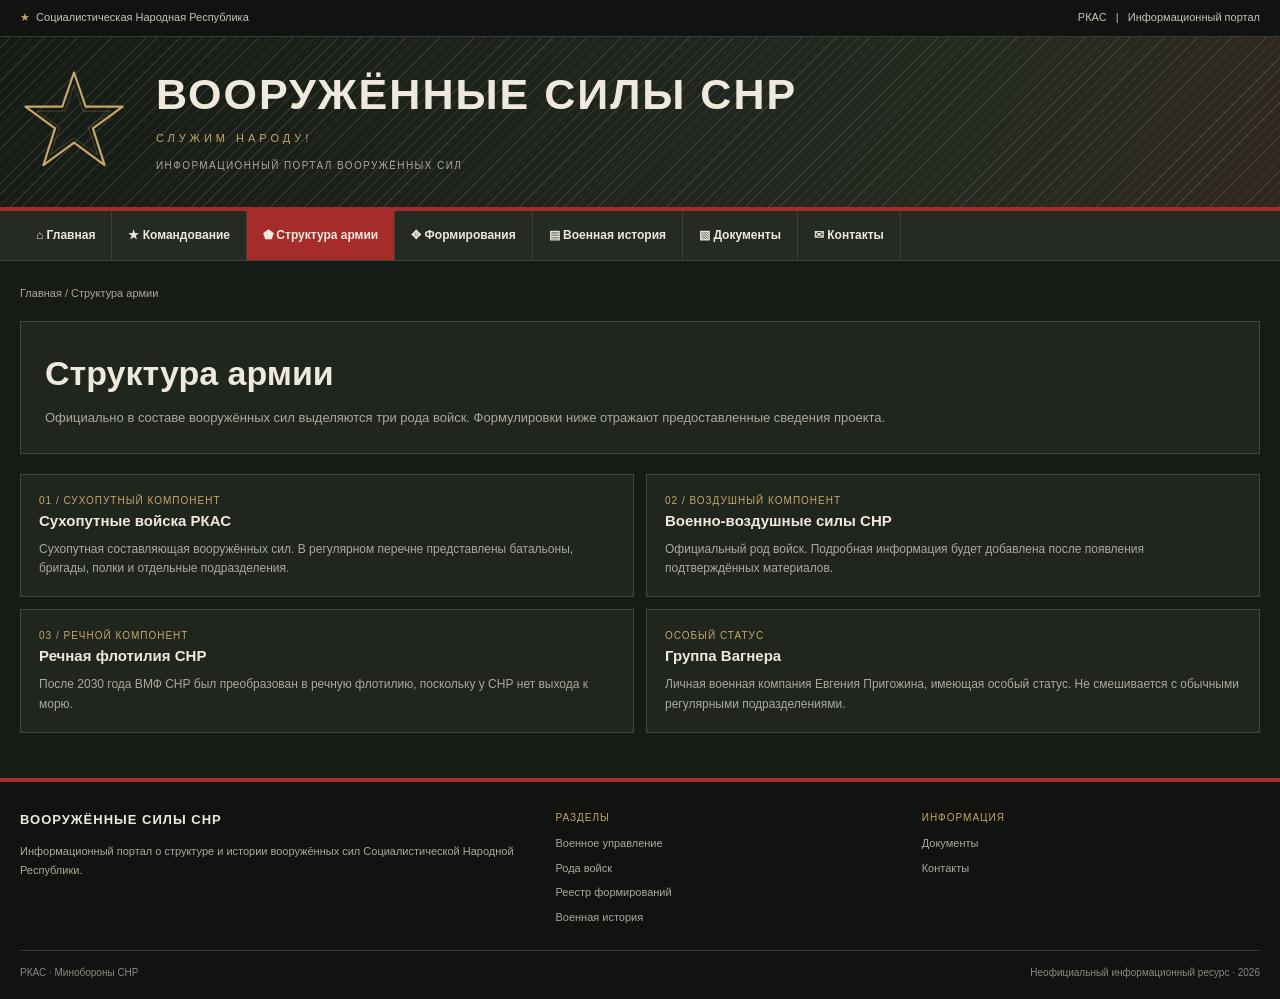
<file: structure.html>
<!DOCTYPE html>
<html lang="ru"><head>
<meta charset="UTF-8"><meta name="viewport" content="width=device-width, initial-scale=1">
<meta name="theme-color" content="#171b16">
<meta name="description" content="Информационный портал Вооружённых сил СНР — вымышленная вселенная «Квартет Ворлд».">
<title>Структура армии — Вооружённые силы СНР</title><link rel="stylesheet" href="style.css">
</head><body>
<div class="topbar"><div class="container topbar-inner"><div><span class="gold">★</span> &nbsp;Социалистическая Народная Республика</div><div class="topbar-right">РКАС &nbsp; | &nbsp; Информационный портал</div></div></div>
<header class="header"><div class="container header-inner">
<div class="emblem" aria-label="Контурная звезда"><svg viewBox="0 0 120 120" role="img" aria-hidden="true">
<polygon points="60,5 73,43 114,43 81,67 94,108 60,83 26,108 39,67 6,43 47,43" fill="none" stroke="#c5a66b" stroke-width="2.4" stroke-linejoin="round"/>
<polygon points="60,19 70,48 101,48 76,66 86,96 60,78 34,96 44,66 19,48 50,48" fill="none" stroke="#c5a66b" stroke-width=".7" opacity=".4"/>
</svg></div><div class="brand"><h1>Вооружённые силы СНР</h1><div class="brand-sub">Служим народу!</div><div class="brand-caption">ИНФОРМАЦИОННЫЙ ПОРТАЛ ВООРУЖЁННЫХ СИЛ</div></div>
</div></header>
<div class="nav-wrap"><nav class="container nav" aria-label="Главная навигация"><a class="" href="index.html">⌂ Главная</a><a class="" href="command.html">★ Командование</a><a class="active" href="structure.html">⬟ Структура армии</a><a class="" href="formations.html">✥ Формирования</a><a class="" href="history.html">▤ Военная история</a><a class="" href="documents.html">▧ Документы</a><a class="" href="contacts.html">✉ Контакты</a></nav></div>
<main class="container page-main"><div class="breadcrumb"><a href="index.html">Главная</a> <span>/</span> Структура армии</div>
<div class="page-intro"><h2>Структура армии</h2><p>Официально в составе вооружённых сил выделяются три рода войск. Формулировки ниже отражают предоставленные сведения проекта.</p></div>
<div class="content-list">
<article class="content-card"><div class="meta">01 / СУХОПУТНЫЙ КОМПОНЕНТ</div><h3>Сухопутные войска РКАС</h3><p>Сухопутная составляющая вооружённых сил. В регулярном перечне представлены батальоны, бригады, полки и отдельные подразделения.</p></article>
<article class="content-card"><div class="meta">02 / ВОЗДУШНЫЙ КОМПОНЕНТ</div><h3>Военно-воздушные силы СНР</h3><p>Официальный род войск. Подробная информация будет добавлена после появления подтверждённых материалов.</p></article>
<article class="content-card"><div class="meta">03 / РЕЧНОЙ КОМПОНЕНТ</div><h3>Речная флотилия СНР</h3><p>После 2030 года ВМФ СНР был преобразован в речную флотилию, поскольку у СНР нет выхода к морю.</p></article>
<article class="content-card"><div class="meta">ОСОБЫЙ СТАТУС</div><h3>Группа Вагнера</h3><p>Личная военная компания Евгения Пригожина, имеющая особый статус. Не смешивается с обычными регулярными подразделениями.</p></article>
</div></main>
<footer class="footer"><div class="container"><div class="footer-grid">
<div><div class="footer-title">ВООРУЖЁННЫЕ СИЛЫ СНР</div><p>Информационный портал о структуре и истории вооружённых сил Социалистической Народной Республики.</p></div>
<div><div class="footer-heading">РАЗДЕЛЫ</div><div class="footer-links"><a href="command.html">Военное управление</a><a href="structure.html">Рода войск</a><a href="formations.html">Реестр формирований</a><a href="history.html">Военная история</a></div></div>
<div><div class="footer-heading">ИНФОРМАЦИЯ</div><div class="footer-links"><a href="documents.html">Документы</a><a href="contacts.html">Контакты</a></div></div>
</div><div class="footer-bottom"><span>РКАС · Минобороны СНР</span><span>Неофициальный информационный ресурс · 2026</span></div></div></footer>
</body></html>
</file>
<file: style.css>
:root{
  --bg:#171b16;--surface:#20261e;--surface2:#292f26;--surface3:#30372d;
  --red:#a62c2c;--red2:#c13c35;--gold:#c5a66b;--cream:#eee9dc;
  --muted:#aaa99d;--line:#41473c;--green:#899879;
}
*{box-sizing:border-box}
html{scroll-behavior:smooth;scroll-padding-top:18px}
body{margin:0;background:var(--bg);color:var(--cream);font:15px/1.6 Arial,Helvetica,sans-serif}
a{color:inherit;text-decoration:none}
button,input{font:inherit}
.container{width:min(1320px,calc(100% - 40px));margin:auto}
.topbar{background:#10130f;border-bottom:1px solid #383c33;color:#c5c3b8;font-size:11px}
.topbar-inner{min-height:36px;display:flex;align-items:center;justify-content:space-between;gap:15px}
.gold{color:var(--gold)}
.header{position:relative;overflow:hidden;background:linear-gradient(110deg,#161b15,#242a20 75%,#30271f);border-bottom:4px solid var(--red)}
.header:after{content:"";position:absolute;inset:0;pointer-events:none;opacity:.10;background:repeating-linear-gradient(135deg,transparent 0 7px,#fff 7px 8px)}
.header-inner{position:relative;z-index:1;min-height:170px;display:flex;align-items:center;gap:28px;padding:22px 0}
.emblem{width:108px;height:108px;flex:0 0 108px;display:grid;place-items:center}
.emblem svg{width:100%;height:100%}
.brand h1{margin:0;font-size:clamp(25px,4vw,43px);line-height:1.12;letter-spacing:2px;text-transform:uppercase}
.brand-sub{margin-top:12px;color:var(--gold);font-size:11px;letter-spacing:4px;text-transform:uppercase}
.brand-caption{margin-top:10px;color:var(--muted);font-size:10px;letter-spacing:1.4px}
.nav-wrap{background:#252b23;border-bottom:1px solid var(--line)}
.nav{display:flex;overflow-x:auto;scrollbar-width:thin}
.nav a{flex:0 0 auto;padding:15px 16px;border-right:1px solid #3b4137;font-size:12px;font-weight:bold;white-space:nowrap;transition:.2s}
.nav a:hover{background:#343a30}.nav a.active{background:var(--red)}
main{padding:24px 0 45px}
.breadcrumb{font-size:11px;color:var(--muted);margin-bottom:18px}.breadcrumb span{color:var(--gold)}
.hero-grid{display:grid;grid-template-columns:minmax(0,1.8fr) minmax(285px,1fr);gap:16px}
.hero{min-height:390px;display:flex;align-items:flex-end;position:relative;overflow:hidden;border:1px solid #555044;background:linear-gradient(0deg,#11150ff5,#11150f55 76%),radial-gradient(ellipse at 80% 15%,#80513a,transparent 55%),linear-gradient(120deg,#58614a,#343c32 55%,#6b332b)}
.hero:before{content:"★";position:absolute;right:7%;top:1%;font-size:220px;color:#ffffff0c;line-height:1}
.hero-content{position:relative;z-index:1;padding:34px;max-width:780px}
.kicker{display:inline-block;background:var(--red);padding:6px 11px;font-size:10px;font-weight:bold;letter-spacing:1.5px;margin-bottom:16px}
.hero h2{font-size:clamp(29px,4vw,45px);line-height:1.12;margin:0 0 14px}
.hero p{max-width:620px;color:#d4d0c4;font-size:14px}
.actions{display:flex;flex-wrap:wrap;gap:10px;margin-top:20px}
.button{display:inline-block;padding:10px 15px;background:var(--red);border:1px solid var(--red2);color:white;font-size:11px;font-weight:bold;cursor:pointer}
.button:hover{background:var(--red2)}.button.secondary{background:#171b16a8;border-color:var(--gold)}
.news{background:var(--surface);border:1px solid var(--line);padding:19px}
.news h2{font-size:18px;margin:0 0 9px;padding-bottom:11px;border-bottom:1px solid var(--line)}
.news-item{display:block;padding:12px 0;border-bottom:1px solid var(--line)}.news-item:last-child{border:0}
.news-item:hover h3{color:var(--gold)}.meta{font-size:10px;color:var(--gold);letter-spacing:1px}
.news-item h3{font-size:13px;margin:4px 0}.news-item p{font-size:11px;color:var(--muted);margin:0}
.stats{display:grid;grid-template-columns:repeat(3,1fr);gap:12px;margin-top:16px}
.stat{background:var(--surface);border:1px solid var(--line);padding:15px}
.stat strong{display:block;font-size:20px;color:var(--gold)}.stat span{font-size:11px;color:var(--muted)}
.section{margin-top:34px}
.heading{display:flex;align-items:center;gap:12px;margin-bottom:16px}
.heading h2{font-size:19px;margin:0}.heading:after{content:"";height:1px;background:var(--line);flex:1}
.branch-grid{display:grid;grid-template-columns:repeat(3,1fr);gap:12px}
.branch{background:linear-gradient(145deg,#293026,#1e241c);border:1px solid var(--line);padding:19px;min-height:175px}
.branch:hover{border-color:var(--gold)}
.branch .number{color:var(--gold);font-size:11px;letter-spacing:1px}
.branch h3{font-size:16px;margin:5px 0 8px}.branch p{font-size:12px;color:#c1bfb3;margin:0}
.branch small{display:block;color:var(--muted);font-size:10px;margin-top:12px}
.panel{background:var(--surface);border:1px solid var(--line);padding:21px}
.panel h3{font-size:16px;margin:0 0 8px}.muted{color:var(--muted)}
.wagner{display:grid;grid-template-columns:1fr auto;gap:20px;align-items:center;background:linear-gradient(110deg,#302820,#25271f);border:1px solid #6a5237;border-left:4px solid var(--gold);padding:21px}
.wagner h3{margin:0 0 6px;font-size:18px}.wagner p{margin:0;color:#c9c1b2;font-size:12px}
.status{display:inline-block;border:1px solid var(--gold);color:var(--gold);padding:5px 9px;font-size:9px;letter-spacing:1px;white-space:nowrap}
.command-grid{display:grid;grid-template-columns:1fr 1fr;gap:13px}
.command-card{padding:19px;background:#292f26;border-left:3px solid var(--red)}
.command-card h3{font-size:15px;margin:0 0 7px}.command-card p{font-size:12px;color:var(--muted);margin:0}
.registry{background:var(--surface);border:1px solid var(--line);padding:20px}
.registry-top{display:flex;justify-content:space-between;align-items:flex-start;gap:16px;margin-bottom:14px}
.registry-top h3{margin:0;font-size:17px}.registry-top p{margin:4px 0 0;color:var(--muted);font-size:11px}
.controls{display:grid;grid-template-columns:minmax(180px,1fr) 230px;gap:10px;margin:16px 0}
.search-wrap{position:relative}
.search-wrap input,.controls select{width:100%;background:#151913;color:var(--cream);border:1px solid #505747;padding:11px 12px;outline:none;border-radius:2px}
.search-wrap input:focus,.controls select:focus{border-color:var(--gold)}
.tabs{display:flex;gap:7px;flex-wrap:wrap;margin-bottom:12px}
.tab{background:#252b23;border:1px solid var(--line);color:var(--cream);padding:9px 13px;font-size:11px;font-weight:bold;cursor:pointer}
.tab[aria-pressed="true"]{background:var(--red);border-color:var(--red2)}
.results-line{display:flex;justify-content:space-between;gap:12px;align-items:center;color:var(--muted);font-size:10px;margin:10px 0}
.units{display:grid;grid-template-columns:repeat(2,1fr);gap:8px}
.unit{display:flex;gap:12px;align-items:flex-start;padding:11px 13px;background:#292f26;border:1px solid #3d4439;min-height:52px}
.unit:hover{border-color:#8b7955}
.unit-index{color:var(--gold);font-weight:bold;min-width:28px;font-size:11px;padding-top:1px}
.unit-name{font-size:12px;line-height:1.45}.unit-kind{font-size:9px;color:var(--muted);margin-top:4px;letter-spacing:.4px}
.unit a{color:var(--gold);text-decoration:underline;text-decoration-color:#756343}
.empty{display:none;padding:25px;text-align:center;color:var(--muted);font-size:12px;border:1px dashed var(--line)}
.note{margin-top:15px;padding:13px 15px;background:#29271f;border-left:3px solid var(--gold);font-size:11px;color:#d1c8b5}
.two-columns{display:grid;grid-template-columns:1fr 1fr;gap:14px}
.document-row{display:flex;justify-content:space-between;gap:15px;padding:11px 0;border-bottom:1px solid var(--line);font-size:12px}
.document-row:last-child{border:0}.document-row span:last-child{font-size:10px;color:var(--gold)}
.contact-link{display:block;margin-top:10px;padding:12px;background:#292f26;border:1px solid var(--line);font-size:12px}
.contact-link:hover{border-color:var(--gold)}
.footer{background:#10130f;border-top:4px solid var(--red);padding:28px 0 18px}
.footer-grid{display:grid;grid-template-columns:1.5fr 1fr 1fr;gap:28px;padding-bottom:22px}
.footer-title{font-weight:bold;font-size:13px;letter-spacing:1px;margin-bottom:9px}
.footer p,.footer-links{font-size:11px;color:var(--muted);line-height:1.8}
.footer-links{display:flex;flex-direction:column;gap:5px}.footer-links a:hover{color:var(--gold)}
.footer-heading{font-size:10px;color:var(--gold);letter-spacing:1px;margin-bottom:8px}
.footer-bottom{border-top:1px solid #353a32;padding-top:14px;display:flex;justify-content:space-between;gap:12px;flex-wrap:wrap;font-size:10px;color:#898b80}
@media(max-width:950px){.hero-grid{grid-template-columns:1fr}.branch-grid{grid-template-columns:repeat(2,1fr)}}
@media(max-width:650px){
 .container{width:calc(100% - 28px)}.header-inner{min-height:130px;gap:13px}
 .emblem{width:72px;height:72px;flex-basis:72px}.brand h1{font-size:21px;letter-spacing:1px}
 .brand-sub{font-size:8px;letter-spacing:1px}.brand-caption,.topbar-right{display:none}
 .nav a{padding:13px 11px}.hero{min-height:360px}.hero-content{padding:21px}.hero h2{font-size:29px}
 .stats{grid-template-columns:1fr}.branch-grid,.command-grid,.two-columns{grid-template-columns:1fr}
 .controls{grid-template-columns:1fr}.units{grid-template-columns:1fr}.footer-grid{grid-template-columns:1fr}
 .wagner{grid-template-columns:1fr}.registry{padding:14px}
}


/* Дополнения для многостраничной версии */
.unit[hidden]{display:none!important}
.nav a{transition:background .2s,color .2s}
.page-intro{background:var(--surface);border:1px solid var(--line);padding:24px;margin-bottom:20px}
.page-intro h2{margin:0 0 8px;font-size:clamp(24px,3vw,34px)}
.page-intro p{margin:0;color:var(--muted);font-size:13px;max-width:850px}
.content-list{display:grid;grid-template-columns:repeat(2,minmax(0,1fr));gap:12px}
.content-card{background:var(--surface);border:1px solid var(--line);padding:18px}
.content-card h3{margin:0 0 7px;font-size:15px}
.content-card p{margin:0;color:var(--muted);font-size:12px}
.contact-grid{display:grid;grid-template-columns:repeat(2,minmax(0,1fr));gap:12px}
.contact-value{font-size:18px;color:var(--gold);font-weight:bold;overflow-wrap:anywhere}
.back-link{display:inline-block;margin-top:15px;color:var(--gold);font-size:12px;text-decoration:underline}
.page-main{min-height:55vh}
@media(max-width:650px){.content-list,.contact-grid{grid-template-columns:1fr}}
</file>
